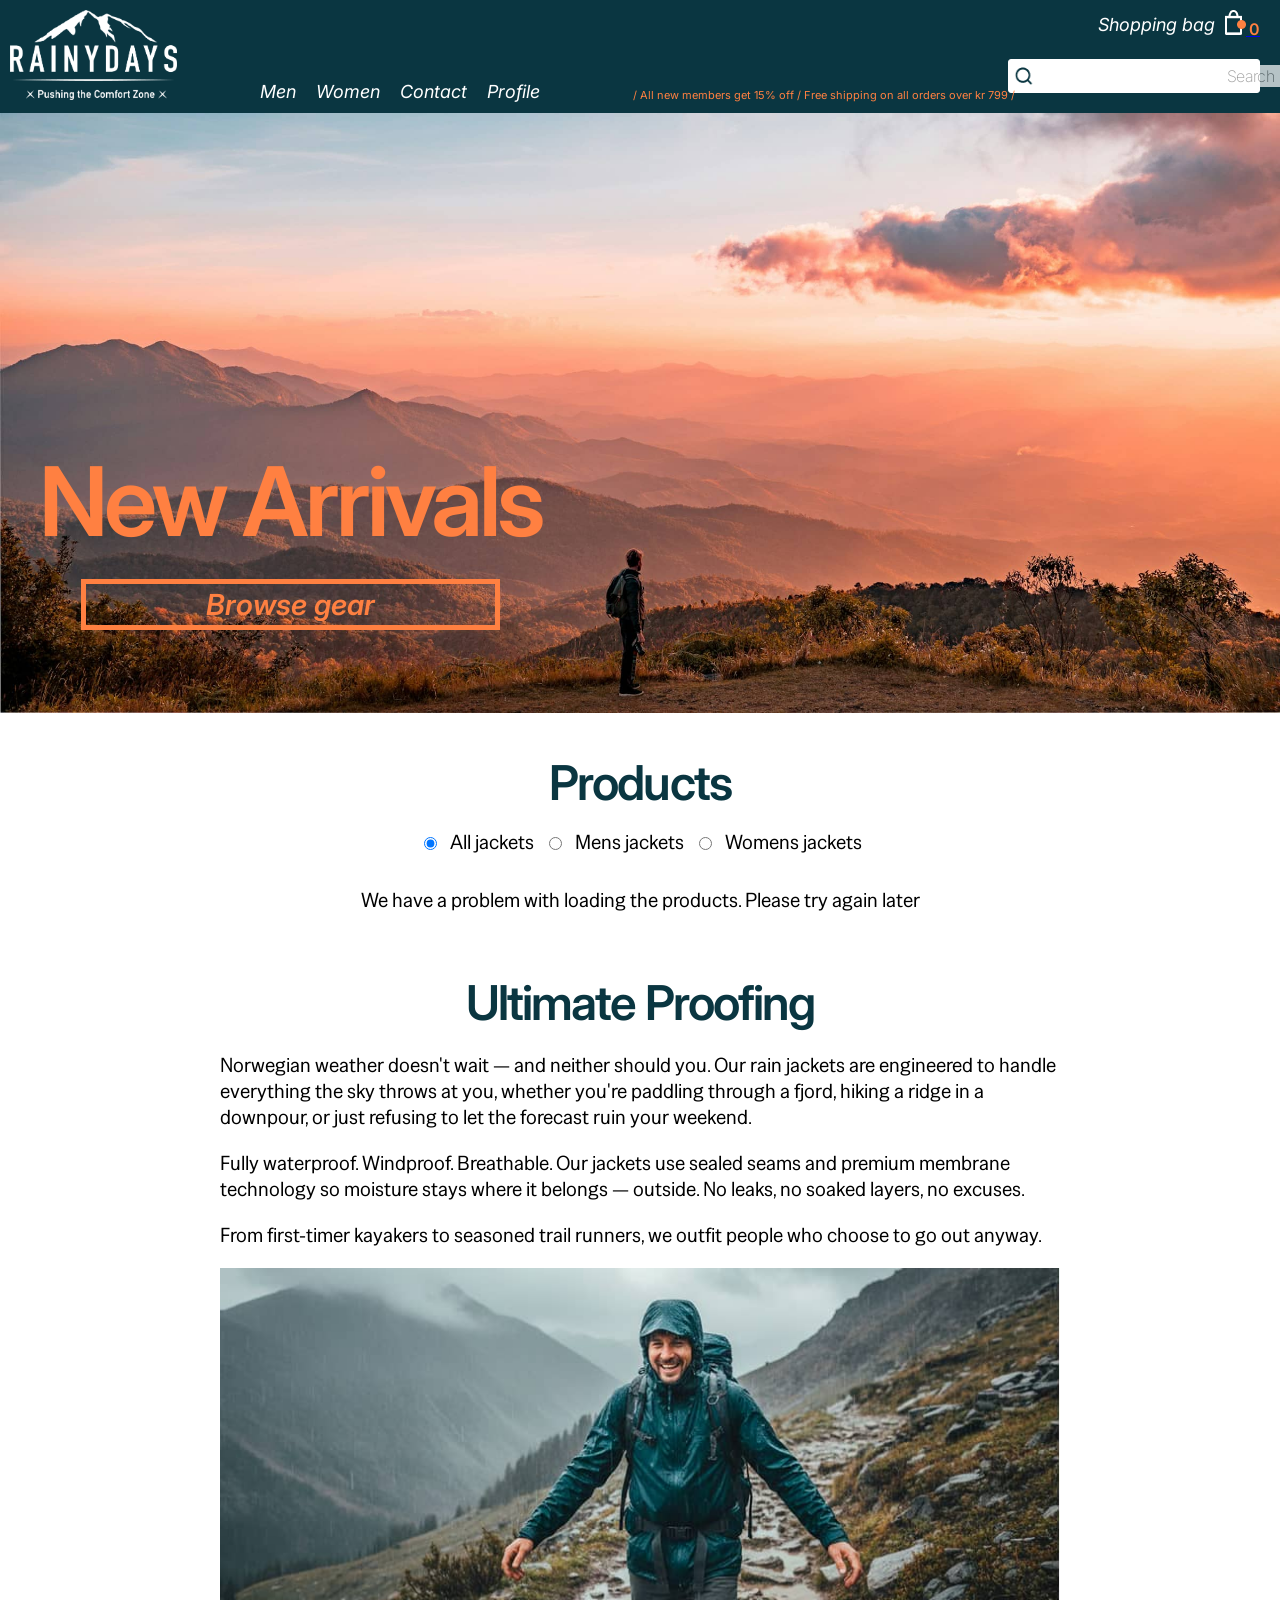
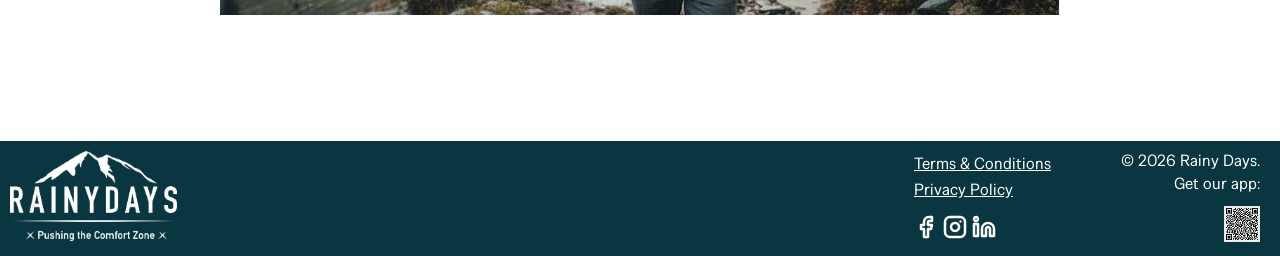
<file: index.html>
<!doctype html>
<html lang="en">
  <head>
    <meta charset="UTF-8" />
    <meta name="viewport" content="width=device-width, initial-scale=1.0" />
    <meta
      name="description"
      content="Your go-to source for all outdoor activities"
    />
    <link rel="preconnect" href="https://fonts.googleapis.com" />
    <link rel="preconnect" href="https://fonts.gstatic.com" crossorigin />
    <link
      href="https://fonts.googleapis.com/css2?family=Inter:ital,opsz,wght@0,14..32,100..900;1,14..32,100..900&family=Special+Gothic:wdth,wght@75..125,400..700&display=swap"
      rel="stylesheet"
    />
    <link rel="stylesheet" href="style.css" />
    <title>Rainy Days - Home</title>
    <script type="module" src="js/index.js"></script>
  </head>

  <body>
    <nav>
      <div class="nav-left">
        <a href="index.html" class="logo" aria-label="Back to homepage">
          <img src="images/RainyDays_Logo.png" alt="Rainy Days Logo" />
        </a>
      </div>
      <input type="checkbox" id="nav-toggle" class="nav-toggle" />
      <div class="nav-middleleft">
        <ul>
          <li>
            <a href="category/mens-clothing.html" class="nav-link">Men</a>
          </li>
          <li>
            <a href="category/womens-clothing.html" class="nav-link">Women</a>
          </li>
          <li><a href="./coming-soon.html" class="nav-link">Contact</a></li>
          <li><a href="./coming-soon.html" class="nav-link">Profile</a></li>
        </ul>
      </div>
      <div class="nav-middleright">
        <p>
          / All new members get 15% off / Free shipping on all orders over kr
          799 /
        </p>
      </div>
      <div class="nav-right">
        <div class="shopping-cart-link">
          <a href="checkout/index.html" class="nav-link"> Shopping bag </a>
          <a href="checkout/index.html" aria-label="Go to Shopping Bag">
            <img src="images/shopping.png" alt="Shopping Bag Icon" />
            <span class="cart-count" id="cart-count">(0)</span>
          </a>
        </div>
        <form class="search" role="search">
          <img src="images/search.png" alt="Search Icon" />
          <input name="search"
            type="search"
            placeholder="Search"
            aria-label="Search the website"
          />
        </form>
        <label for="nav-toggle" class="hamburger">
          <span></span>
          <span></span>
          <span></span>
        </label>
      </div>
    </nav>
    <header>
      <div>
        <p class="display-heading">New Arrivals</p>
        <a href="#products" class="cta-hero">Browse gear</a>
      </div>
    </header>
    <main>
      <section id="products">
        <h1>Products</h1>
        <fieldset id="product-filter" class="product-filter">
          <input type="radio" id="filter-all" name="gender" value="all" checked>
          <label for="filter-all">All jackets</label>

          <input type="radio" id="filter-men" name="gender" value="Male">
          <label for="filter-men">Mens jackets</label>

          <input type="radio" id="filter-women" name="gender" value="Female">
          <label for="filter-women">Womens jackets</label>
        </fieldset>
        <p id="loader">Loading products...</p>
        <p id="message" class="hidden" role="alert"></p>
        <div class="product-grid" id="products-container"></div>
      </section>
      <section>
        <h1>Ultimate Proofing</h1>
        <div class="text">
          <p>
            Norwegian weather doesn't wait — and neither should you. Our rain
            jackets are engineered to handle everything the sky throws at you,
            whether you're paddling through a fjord, hiking a ridge in a
            downpour, or just refusing to let the forecast ruin your weekend.
          </p>
          <p>
            Fully waterproof. Windproof. Breathable. Our jackets use sealed
            seams and premium membrane technology so moisture stays where it
            belongs — outside. No leaks, no soaked layers, no excuses.
          </p>
          <p>
            From first-timer kayakers to seasoned trail runners, we outfit
            people who choose to go out anyway.
          </p>
        </div>
        <img
          class="story-image"
          src="images/ultimate-proofing.jpg"
          alt="Walking happy in the rain with good rain jackets"
        />
      </section>
    </main>
    <footer>
      <div class="footer-right">
        <a href="index.html" class="logo">
          <img src="images/RainyDays_Logo.png" alt="Rainy Days Logo" />
        </a>
      </div>
      <div class="footer-middle">
        <a href="terms.html">Terms & Conditions</a>
        <a href="privacy.html">Privacy Policy</a>
        <div class="social-media">
          <a href="https://facebook.com" target="_blank" rel="noopener">
            <img src="images/facebook.png" alt="Facebook Icon" />
          </a>
          <a href="https://instagram.com" target="_blank" rel="noopener">
            <img src="images/instagram.png" alt="Instagram Icon" />
          </a>
          <a href="https://linkedin.com" target="_blank" rel="noopener">
            <img src="images/linkedin.png" alt="LinkedIn Icon" />
          </a>
        </div>
      </div>
      <div class="footer-left">
        <p>© 2026 Rainy Days.</p>
        <p>Get our app:</p>
        <a href="https://play.google.com/" target="_blank" rel="noopener">
          <img src="images/QR-code.png" alt="QR Code Icon" />
        </a>
      </div>
    </footer>
  </body>
</html>
</file>
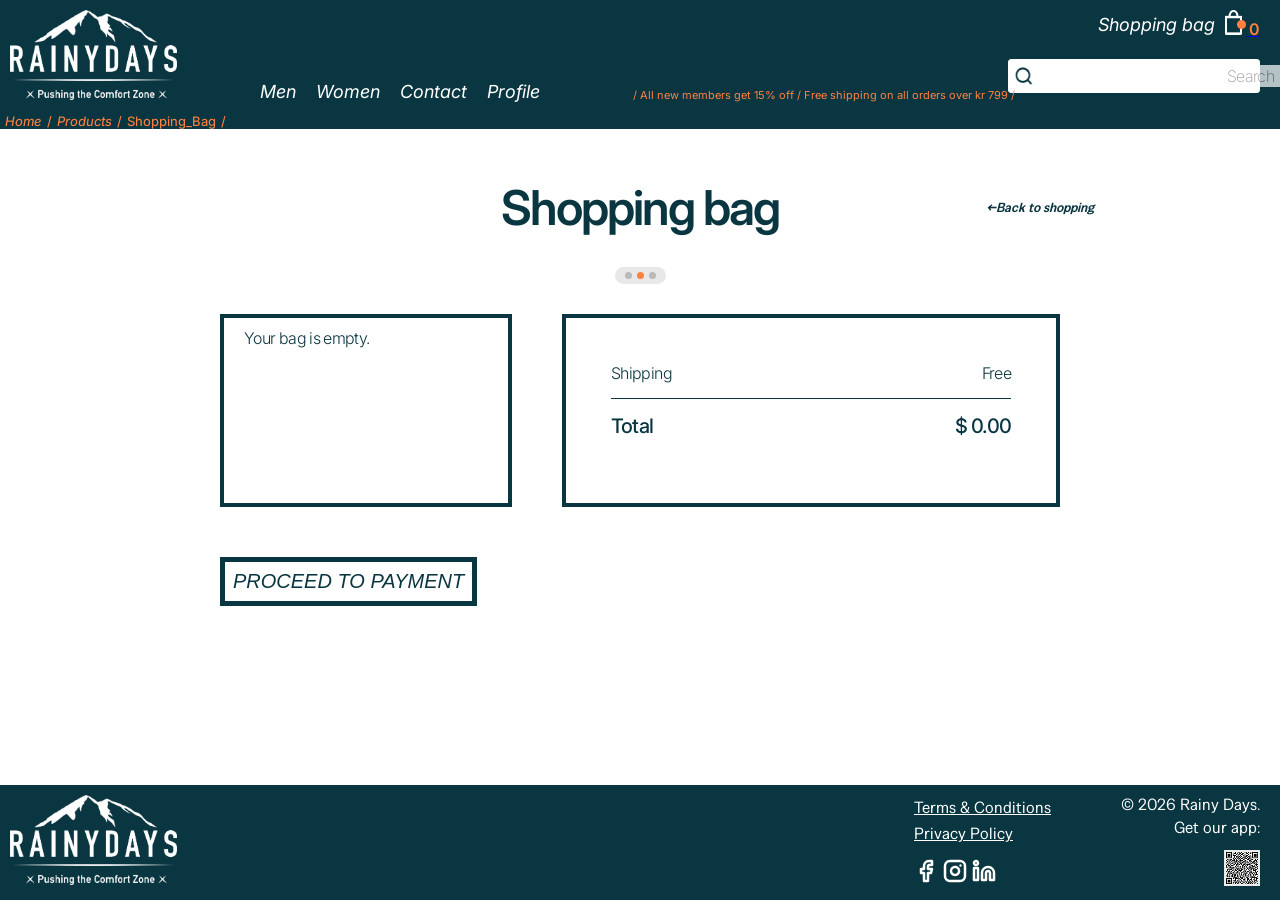
<file: checkout/index.html>
<!doctype html>
<html lang="en">
  <head>
    <meta charset="UTF-8" />
    <meta name="viewport" content="width=device-width, initial-scale=1.0" />
    <meta
      name="description"
      content="Shopping bag for Rainy Days, your go-to source for all outdoor activities"
    />
    <link rel="preconnect" href="https://fonts.googleapis.com" />
    <link rel="preconnect" href="https://fonts.gstatic.com" crossorigin />
    <link
      href="https://fonts.googleapis.com/css2?family=Inter:ital,opsz,wght@0,14..32,100..900;1,14..32,100..900&family=Special+Gothic:wdth,wght@75..125,400..700&display=swap"
      rel="stylesheet"
    />
    <link rel="stylesheet" href="../style.css" />
    <title>Shopping bag</title>
    <script type="module" src="../js/checkout.js"></script>

  </head>
  <body>
    <nav>
      <div class="nav-left">
        <a href="../index.html" class="logo" aria-label="Back to homepage">
          <img src="../images/RainyDays_Logo.png" alt="Rainy Days Logo" />
        </a>
      </div>
      <input type="checkbox" id="nav-toggle" class="nav-toggle" />
      <div class="nav-middleleft">
        <ul>
          <li><a href="../category/mens-clothing.html" class="nav-link">Men</a></li>
          <li><a href="../category/womens-clothing.html" class="nav-link">Women</a></li>
          <li><a href="../coming-soon.html" class="nav-link">Contact</a></li>
          <li><a href="../coming-soon.html" class="nav-link">Profile</a></li>
        </ul>
      </div>
      <div class="nav-middleright">
        <p>
          / All new members get 15% off / Free shipping on all orders over kr
          799 /
        </p>
      </div>
      <div class="nav-right">
        <div class="shopping-cart-link">
          <a href="index.html" class="nav-link"> Shopping bag </a>
          <a href="index.html" aria-label="Go to Shopping Bag">
            <img src="../images/shopping.png" alt="Shopping Bag Icon" />
                        <span class="cart-count" id="cart-count">(0)</span>

          </a>
        </div>
        <form class="search" role="search">
          <img src="../images/search.png" alt="Search Icon" />
          <input name="search"
            type="search"
            placeholder="Search"
            aria-label="Search the website"
          />
        </form>
        <label for="nav-toggle" class="hamburger">
          <span></span>
          <span></span>
          <span></span>
        </label>
      </div>
      <div class="breadcrumbs">
        <a href="../index.html">Home</a> /
        <a href="../index.html">Products</a> / <span>Shopping_Bag</span>/
      </div>
    </nav>

    <main>
      <a href="../product/index.html" class="back-link">←Back to shopping</a>
      <h1>Shopping bag</h1>
      <div class="progress">
        <span class="dot"></span>
        <span class="dot active"></span>
        <span class="dot"></span>
      </div>
      <div class="cart-content">
        <div id="cart-items" class="summary">
          <p id="cart-message" class="cart-message"></p>
        </div>
        
        <div class="total">
          <p>Shipping</p>
          <p class="price" id="total-shipping">Free</p>
          <div class="divider-total"></div>
          <h3>Total</h3>
          <h3 class="price" id="total-price"></h3>
        </div>
        <p id="message" class="hidden"></p>
        <button type="button" id="proceed-to-payment" class="cta">PROCEED TO PAYMENT</button>
      </div>
    </main>
    <footer>
      <div class="footer-right">
        <a href="../index.html" class="logo">
          <img src="../images/RainyDays_Logo.png" alt="Rainy Days Logo" />
        </a>
      </div>
      <div class="footer-middle">
        <a href="../terms.html">Terms & Conditions</a>
        <a href="../privacy.html">Privacy  Policy</a>
        <div class="social-media">
          <a href="https://facebook.com" target="_blank" rel="noopener">
            <img src="../images/facebook.png" alt="Facebook Icon" />
          </a>
          <a href="https://instagram.com" target="_blank" rel="noopener">
            <img src="../images/instagram.png" alt="Instagram Icon" />
          </a>
          <a href="https://linkedin.com" target="_blank" rel="noopener">
            <img src="../images/linkedin.png" alt="LinkedIn Icon" />
          </a>
        </div>
      </div>
      <div class="footer-left">
        <p>© 2026 Rainy Days.</p>
        <p>Get our app:</p>
        <a href="https://play.google.com/" target="_blank" rel="noopener">
          <img src="../images/QR-code.png" alt="QR Code Icon" />
        </a>
      </div>
    </footer>
  </body>
</html>
</file>
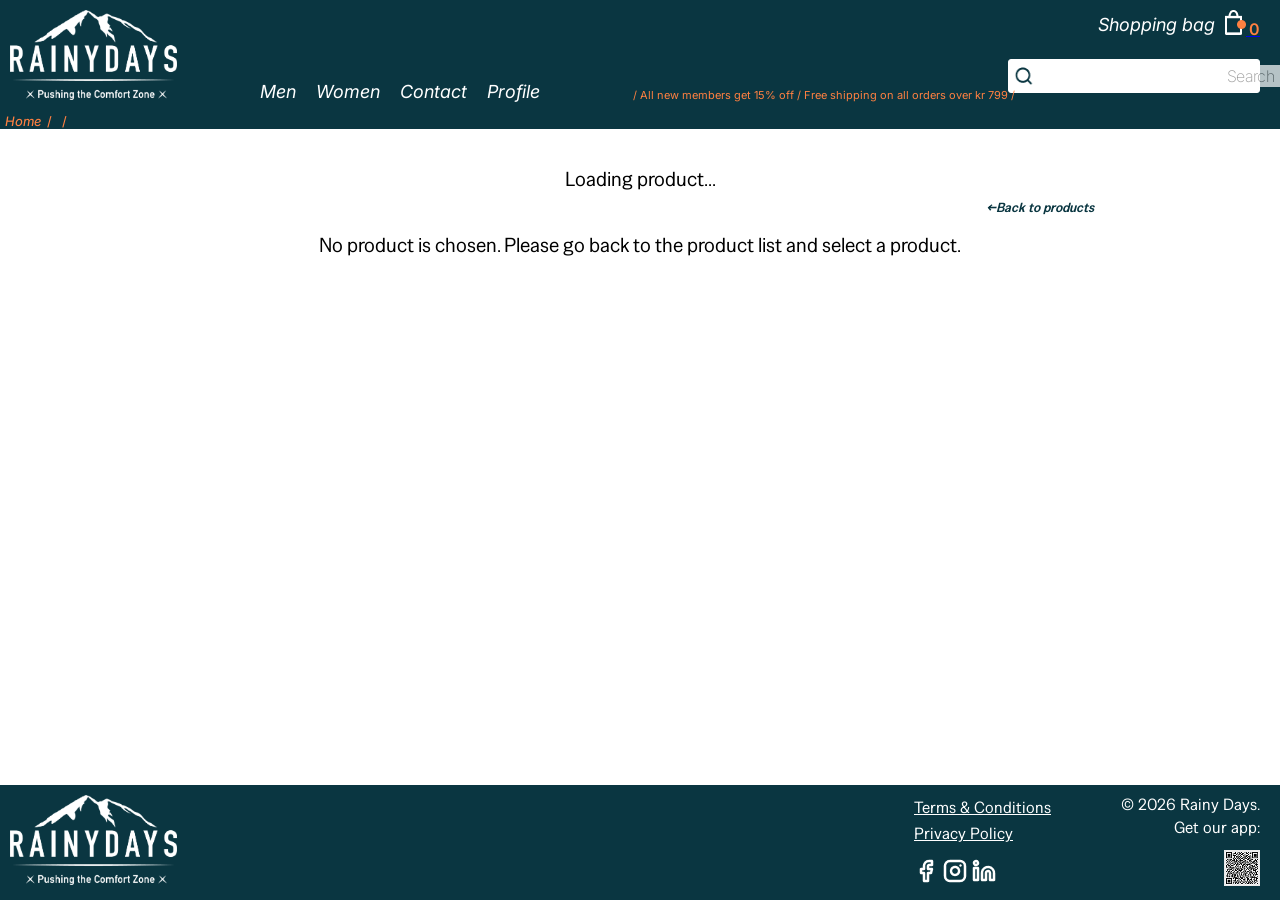
<file: product/index.html>
<!doctype html>
<html lang="en">
  <head>
    <meta charset="UTF-8" />
    <meta name="viewport" content="width=device-width, initial-scale=1.0" />
    <meta
      name="description"
      content="Our besteselleing, military grade Fleece Jacket"
    />
    <link rel="preconnect" href="https://fonts.googleapis.com" />
    <link rel="preconnect" href="https://fonts.gstatic.com" crossorigin />
    <link
      href="https://fonts.googleapis.com/css2?family=Inter:ital,opsz,wght@0,14..32,100..900;1,14..32,100..900&family=Special+Gothic:wdth,wght@75..125,400..700&display=swap"
      rel="stylesheet"
    />
    <link rel="stylesheet" href="../style.css" />
    <title>Fleece Jacket</title>
    <script type="module" src="../js/product.js"></script>
  </head>
  <body>
    <nav>
      <div class="nav-left">
        <a href="../index.html" class="logo" aria-label="Back to homepage">
          <img src="../images/RainyDays_Logo.png" alt="Rainy Days Logo" />
        </a>
      </div>
      <input type="checkbox" id="nav-toggle" class="nav-toggle" />

      <div class="nav-middleleft">
        <ul>
          <li><a href="../category/mens-clothing.html" class="nav-link">Men</a></li>
          <li><a href="../category/womens-clothing.html" class="nav-link">Women</a></li>
          <li><a href="../coming-soon.html" class="nav-link">Contact</a></li>
          <li><a href="../coming-soon.html" class="nav-link">Profile</a></li>
        </ul>
      </div>
      <div class="nav-middleright">
        <p>
          / All new members get 15% off / Free shipping on all orders over kr
          799 /
        </p>
      </div>
      <div class="nav-right">
        <div class="shopping-cart-link">
          <a href="../checkout/index.html" class="nav-link"> Shopping bag </a>
          <a href="../checkout/index.html" aria-label="Go to Shopping Bag">
            <img src="../images/shopping.png" alt="Shopping Bag Icon" />
            <span class="cart-count" id="cart-count">(0)</span>
          </a>
        </div>
        <form class="search" role="search">
          <img src="../images/search.png" alt="Search Icon" />
          <input name="search"
            type="search"
            placeholder="Search"
            aria-label="Search the website"
          />
        </form>
        <label for="nav-toggle" class="hamburger">
          <span></span>
          <span></span>
          <span></span>
        </label>
      </div>
      <div class="breadcrumbs">
        <a href="../index.html">Home</a> / <span id="breadcrumb"></span> /
      </div>
    </nav>
    <main>
      <a href="../index.html" class="back-link">←Back to products</a>
      <p id="loader">Loading product...</p>
        <p id="message" class="hidden" role="alert"></p>
      <div class="product-container hidden" id="product-container">
        <img alt="" class="product-image" id="product-image" />
        <div class="product-details">
          <h1 id="product-name"></h1>
          <p id="product-description"></p>
          <p class="size-options" id="size-options"></p>
          <p class="price" id="product-price"></p>

          
          <button type="button" class="cta add-to-cart-btn" id="cta">ADD TO CART</button>
        </div>
      </div>
    </main>
    <footer>
      <div class="footer-right">
        <a href="../index.html" class="logo">
          <img src="../images/RainyDays_Logo.png" alt="Rainy Days Logo" />
        </a>
      </div>
      <div class="footer-middle">
        <a href="../terms.html">Terms & Conditions</a>
        <a href="../privacy.html">Privacy  Policy</a>
        <div class="social-media">
          <a href="https://facebook.com" target="_blank" rel="noopener">
            <img src="../images/facebook.png" alt="Facebook Icon" />
          </a>
          <a href="https://instagram.com" target="_blank" rel="noopener">
            <img src="../images/instagram.png" alt="Instagram Icon" />
          </a>
          <a href="https://linkedin.com" target="_blank" rel="noopener">
            <img src="../images/linkedin.png" alt="LinkedIn Icon" />
          </a>
        </div>
      </div>
      <div class="footer-left">
        <p>© 2026 Rainy Days.</p>
        <p>Get our app:</p>
        <a href="https://play.google.com/" target="_blank" rel="noopener">
          <img src="../images/QR-code.png" alt="QR Code Icon" />
        </a>
      </div>
    </footer>
  </body>
</html>
</file>
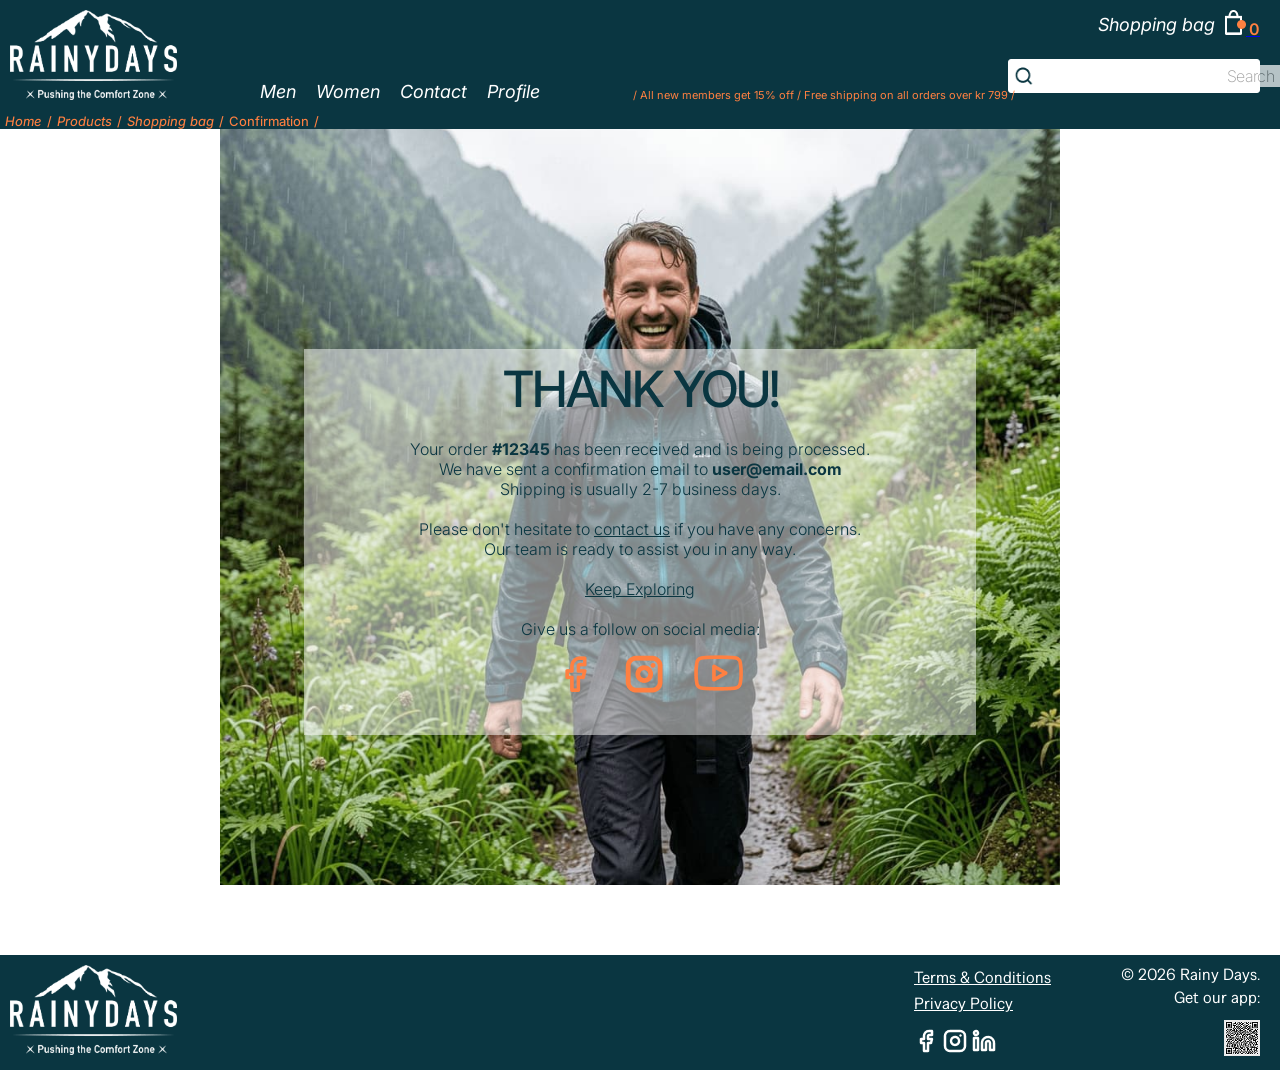
<file: checkout/confirmation/index.html>
<!doctype html>
<html lang="en">
  <head>
    <meta charset="UTF-8" />
    <meta name="viewport" content="width=device-width, initial-scale=1.0" />
    <meta name="description" content="Thank you for your purchase!" />
    <link rel="preconnect" href="https://fonts.googleapis.com" />
    <link rel="preconnect" href="https://fonts.gstatic.com" crossorigin />
    <link
      href="https://fonts.googleapis.com/css2?family=Inter:ital,opsz,wght@0,14..32,100..900;1,14..32,100..900&family=Special+Gothic:wdth,wght@75..125,400..700&display=swap"
      rel="stylesheet"
    />
    <link rel="stylesheet" href="../../style.css" />
    <title>Thank You!</title>
    <script type="module" src="../../js/main.js"></script>
  </head>
  <body>
    <nav>
      <div class="nav-left">
        <a href="../../index.html" class="logo" aria-label="Back to homepage">
          <img src="../../images/RainyDays_Logo.png" alt="Rainy Days Logo" />
        </a>
      </div>
      <input type="checkbox" id="nav-toggle" class="nav-toggle" />
      <div class="nav-middleleft">
        <ul>
          <li><a href="../../category/mens-clothing.html" class="nav-link">Men</a></li>
          <li><a href="../../category/womens-clothing.html" class="nav-link">Women</a></li>
          <li><a href="../../coming-soon.html" class="nav-link">Contact</a></li>
          <li><a href="../../coming-soon.html" class="nav-link">Profile</a></li>
        </ul>
      </div>
      <div class="nav-middleright">
        <p>
          / All new members get 15% off / Free shipping on all orders over kr
          799 /
        </p>
      </div>
      <div class="nav-right">
        <label for="nav-toggle" class="hamburger">
          <span></span>
          <span></span>
          <span></span>
        </label>
        <div class="shopping-cart-link">
          <a href="../index.html" class="nav-link"> Shopping bag </a>
          <a href="../index.html" aria-label="Go to Shopping Bag">
            <img src="../../images/shopping.png" alt="Shopping Bag Icon" />
                        <span class="cart-count" id="cart-count">(0)</span>

          </a>
        </div>
        <form class="search" role="search">
          <img src="../../images/search.png" alt="Search Icon" />
          <input name="search"
            type="search"
            placeholder="Search"
            aria-label="Search the website"
          />
        </form>
      </div>
      <div class="breadcrumbs">
        <a href="../../index.html">Home</a> /
        <a href="../../index.html">Products</a> /
        <a href="../index.html">Shopping bag</a> / <span>Confirmation</span> /
      </div>
    </nav>

    <main class="confirmation-main">
      <div class="confirmation-container">
        <h1>THANK YOU!</h1>
        <p>
          Your order <strong>#12345</strong> has been received and is being
          processed. <br />We have sent a confirmation email to
          <strong>user@email.com</strong> <br />Shipping is usually 2-7 business
          days.
        </p>
        <p>
          Please don't hesitate to
          <a href="../../coming-soon.html">contact us</a> if you have any
          concerns. <br />Our team is ready to assist you in any way.
        </p>
        <p><a href="../../index.html">Keep Exploring</a></p>
        <p>Give us a follow on social media:</p>
        <div class="social-media-confirmation">
          <a href="https://facebook.com" target="_blank" rel="noopener">
            <img src="../../images/facebook-orange.png" alt="Facebook Icon" />
          </a>
          <a href="https://instagram.com" target="_blank" rel="noopener">
            <img src="../../images/instagram-orange.png" alt="Instagram Icon" />
          </a>
          <a href="https://youtube.com" target="_blank" rel="noopener">
            <img src="../../images/youtube.png" alt="YouTube Icon" />
          </a>
        </div>
      </div>
    </main>
    <footer>
      <div class="footer-right">
        <a href="../../index.html" class="logo">
          <img src="../../images/RainyDays_Logo.png" alt="Rainy Days Logo" />
        </a>
      </div>
      <div class="footer-middle">
        <a href="../../terms.html">Terms & Conditions</a>
        <a href="../../privacy.html">Privacy Policy</a>
        <div class="social-media">
          <a href="https://facebook.com" target="_blank" rel="noopener">
            <img src="../../images/facebook.png" alt="Facebook Icon" />
          </a>
          <a href="https://instagram.com" target="_blank" rel="noopener">
            <img src="../../images/instagram.png" alt="Instagram Icon" />
          </a>
          <a href="https://linkedin.com" target="_blank" rel="noopener">
            <img src="../../images/linkedin.png" alt="LinkedIn Icon" />
          </a>
        </div>
      </div>
      <div class="footer-left">
        <p>© 2026 Rainy Days.</p>
        <p>Get our app:</p>
        <a href="https://play.google.com/" target="_blank" rel="noopener">
          <img src="../../images/QR-code.png" alt="QR Code Icon" />
        </a>
      </div>
    </footer>
  </body>
</html>
</file>
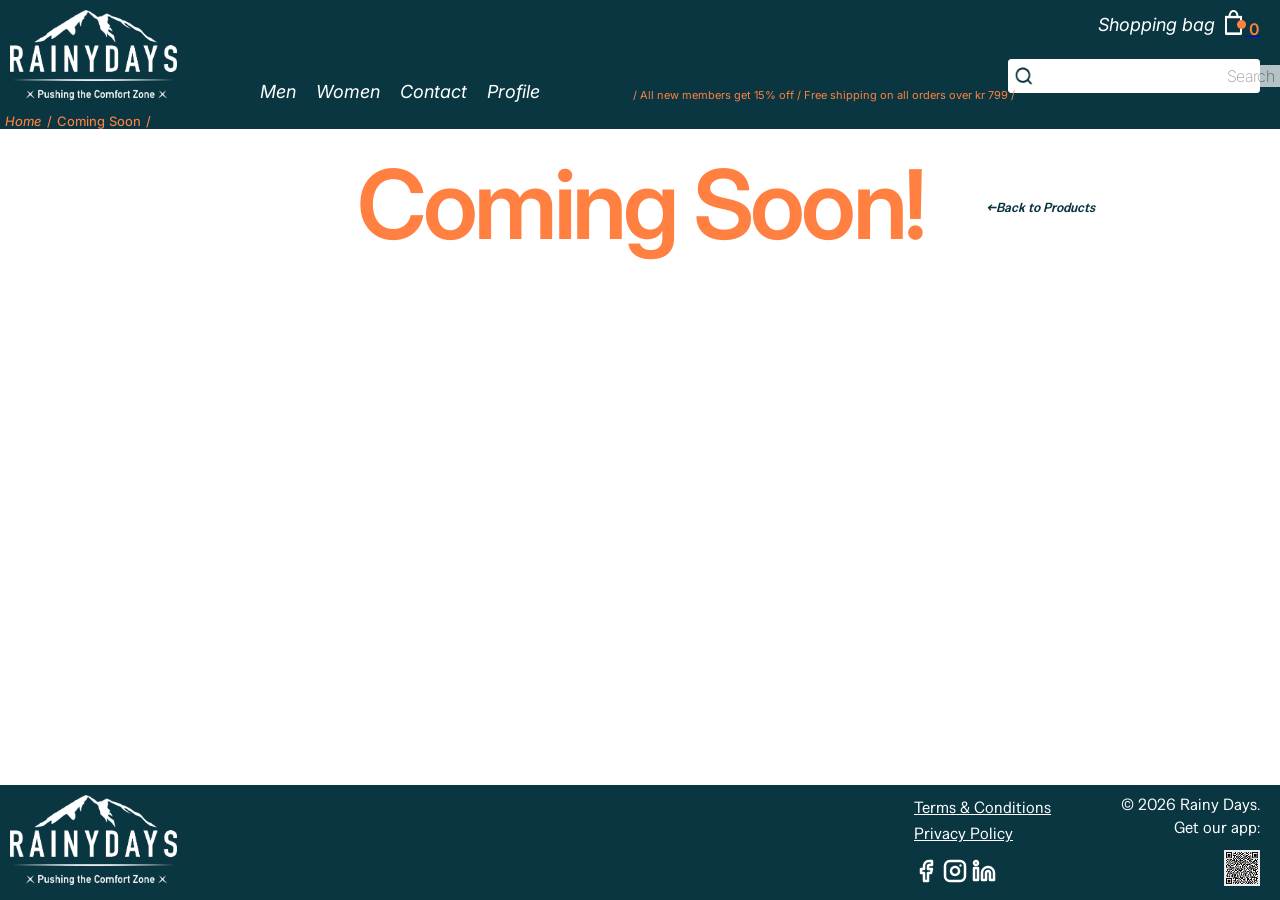
<file: coming-soon.html>
<!doctype html>
<html lang="en">
  <head>
    <meta charset="UTF-8" />
    <meta name="viewport" content="width=device-width, initial-scale=1.0" />
    <meta
      name="description"
      content="Your go-to source for all outdoor activities"
    />
    <link rel="preconnect" href="https://fonts.googleapis.com" />
    <link rel="preconnect" href="https://fonts.gstatic.com" crossorigin />
    <link
      href="https://fonts.googleapis.com/css2?family=Inter:ital,opsz,wght@0,14..32,100..900;1,14..32,100..900&family=Special+Gothic:wdth,wght@75..125,400..700&display=swap"
      rel="stylesheet"
    />
    <link rel="stylesheet" href="style.css" />
    <title>Coming Soon</title>
    <script type="module" src="js/main.js"></script>
  </head>
  <body>
    <nav>
      <div class="nav-left">
        <a href="index.html" class="logo" aria-label="Back to homepage">
          <img src="images/RainyDays_Logo.png" alt="Rainy Days Logo" />
        </a>
      </div>
      <input type="checkbox" id="nav-toggle" class="nav-toggle" />

      <div class="nav-middleleft">
        <ul>
          <li>
            <a href="category/mens-clothing.html" class="nav-link">Men</a>
          </li>
          <li>
            <a href="category/womens-clothing.html" class="nav-link">Women</a>
          </li>
          <li><a href="./coming-soon.html" class="nav-link">Contact</a></li>
          <li><a href="./coming-soon.html" class="nav-link">Profile</a></li>
        </ul>
      </div>
      <div class="nav-middleright">
        <p>
          / All new members get 15% off / Free shipping on all orders over kr
          799 /
        </p>
      </div>
      <div class="nav-right">
        <div class="shopping-cart-link">
          <a href="checkout/index.html" class="nav-link"> Shopping bag </a>
          <a href="checkout/index.html" aria-label="Go to Shopping Bag">
            <img src="images/shopping.png" alt="Shopping Bag Icon" />
            <span class="cart-count" id="cart-count">(0)</span>
          </a>
        </div>
        <form class="search" role="search">
          <img src="images/search.png" alt="Search Icon" />
          <input name="search"
            type="search"
            placeholder="Search"
            aria-label="Search the website"
            
          />
        </form>
        <label for="nav-toggle" class="hamburger">
          <span></span>
          <span></span>
          <span></span>
        </label>
      </div>
      <div class="breadcrumbs">
        <a href="index.html">Home</a> / <span>Coming Soon</span> /
      </div>
    </nav>
    <main>
      <a href="index.html" class="back-link">←Back to Products</a>
      <p class="display-heading">Coming Soon!</p>
      
    </main>
    <footer>
      <div class="footer-right">
        <a href="index.html" class="logo">
          <img src="images/RainyDays_Logo.png" alt="Rainy Days Logo" />
        </a>
      </div>
      <div class="footer-middle">
        <a href="terms.html">Terms & Conditions</a>
        <a href="privacy.html">Privacy Policy</a>
        <div class="social-media">
          <a href="https://facebook.com" target="_blank" rel="noopener">
            <img src="images/facebook.png" alt="Facebook Icon" />
          </a>
          <a href="https://instagram.com" target="_blank" rel="noopener">
            <img src="images/instagram.png" alt="Instagram Icon" />
          </a>
          <a href="https://linkedin.com" target="_blank" rel="noopener">
            <img src="images/linkedin.png" alt="LinkedIn Icon" />
          </a>
        </div>
      </div>
      <div class="footer-left">
        <p>© 2026 Rainy Days.</p>
        <p>Get our app:</p>
        <a href="https://play.google.com/" target="_blank" rel="noopener">
          <img src="images/QR-code.png" alt="QR Code Icon" />
        </a>
      </div>
    </footer>
  </body>
</html>
</file>
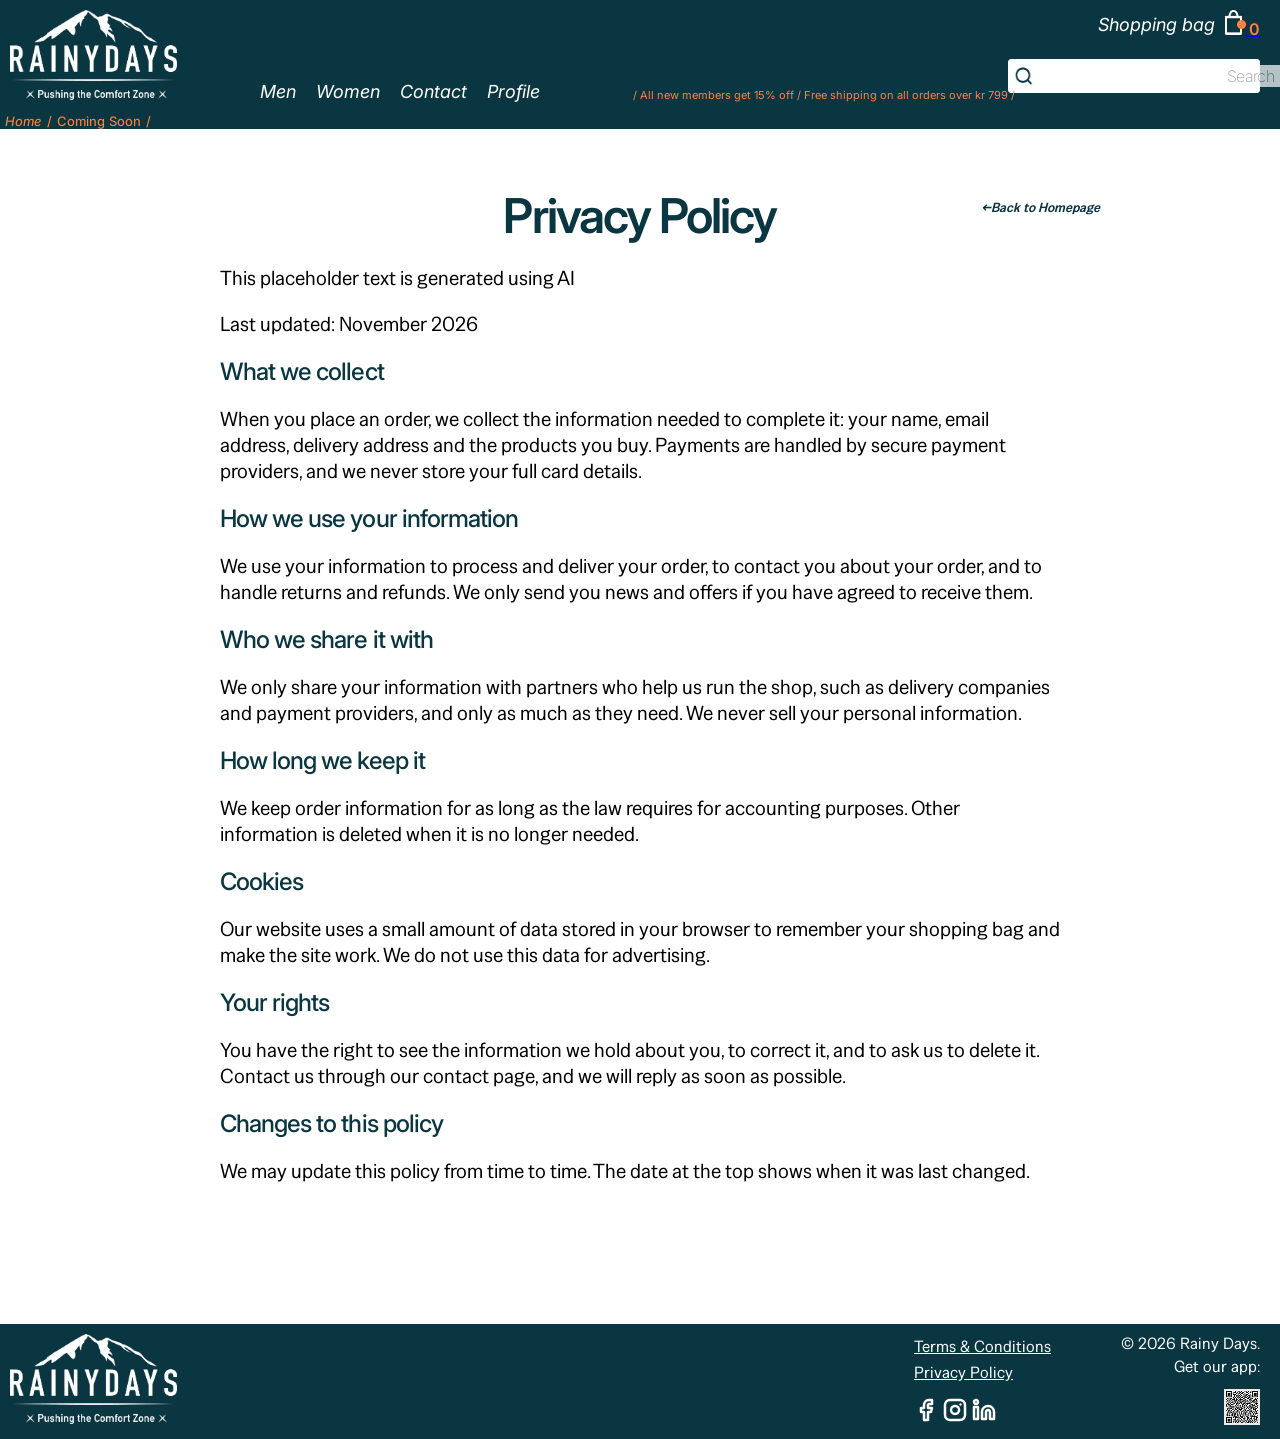
<file: privacy.html>
<!doctype html>
<html lang="en">
  <head>
    <meta charset="UTF-8" />
    <meta name="viewport" content="width=device-width, initial-scale=1.0" />
    <meta
      name="description"
      content="Privacy policy on the Rainy Days website"
    />
    <link rel="preconnect" href="https://fonts.googleapis.com" />
    <link rel="preconnect" href="https://fonts.gstatic.com" crossorigin />
    <link
      href="https://fonts.googleapis.com/css2?family=Inter:ital,opsz,wght@0,14..32,100..900;1,14..32,100..900&family=Special+Gothic:wdth,wght@75..125,400..700&display=swap"
      rel="stylesheet"
    />
    <link rel="stylesheet" href="style.css" />
    <title>Privacy Policy</title>
    <script type="module" src="js/main.js"></script>
  </head>
  <body>
    <nav>
      <div class="nav-left">
        <a href="index.html" class="logo" aria-label="Back to homepage">
          <img src="images/RainyDays_Logo.png" alt="Rainy Days Logo" />
        </a>
      </div>
      <input type="checkbox" id="nav-toggle" class="nav-toggle" />

      <div class="nav-middleleft">
        <ul>
          <li>
            <a href="category/mens-clothing.html" class="nav-link">Men</a>
          </li>
          <li>
            <a href="category/womens-clothing.html" class="nav-link">Women</a>
          </li>
          <li><a href="./coming-soon.html" class="nav-link">Contact</a></li>
          <li><a href="./coming-soon.html" class="nav-link">Profile</a></li>
        </ul>
      </div>
      <div class="nav-middleright">
        <p>
          / All new members get 15% off / Free shipping on all orders over kr
          799 /
        </p>
      </div>
      <div class="nav-right">
        <div class="shopping-cart-link">
          <a href="checkout/index.html" class="nav-link"> Shopping bag </a>
          <a href="checkout/index.html" aria-label="Go to Shopping Bag">
            <img src="images/shopping.png" alt="Shopping Bag Icon" />
            <span class="cart-count" id="cart-count">(0)</span>
          </a>
        </div>
        <form class="search" role="search">
          <img src="images/search.png" alt="Search Icon" />
          <input name="search"
            type="search"
            placeholder="Search"
            aria-label="Search the website"
          />
        </form>
        <label for="nav-toggle" class="hamburger">
          <span></span>
          <span></span>
          <span></span>
        </label>
      </div>
      <div class="breadcrumbs">
        <a href="index.html">Home</a> / <span>Coming Soon</span> /
      </div>
    </nav>
    <main>
      <a href="index.html" class="back-link">←Back to Homepage</a>
      
      <section>
  <h1>Privacy Policy</h1>
    <p>This placeholder text is generated using AI</p>
  <p>Last updated: November 2026</p>

  <h2>What we collect</h2>
  <p>When you place an order, we collect the information needed to complete it: your name, email address, delivery address and the products you buy. Payments are handled by secure payment providers, and we never store your full card details.</p>

  <h2>How we use your information</h2>
  <p>We use your information to process and deliver your order, to contact you about your order, and to handle returns and refunds. We only send you news and offers if you have agreed to receive them.</p>

  <h2>Who we share it with</h2>
  <p>We only share your information with partners who help us run the shop, such as delivery companies and payment providers, and only as much as they need. We never sell your personal information.</p>

  <h2>How long we keep it</h2>
  <p>We keep order information for as long as the law requires for accounting purposes. Other information is deleted when it is no longer needed.</p>

  <h2>Cookies</h2>
  <p>Our website uses a small amount of data stored in your browser to remember your shopping bag and make the site work. We do not use this data for advertising.</p>

  <h2>Your rights</h2>
  <p>You have the right to see the information we hold about you, to correct it, and to ask us to delete it. Contact us through our contact page, and we will reply as soon as possible.</p>

  <h2>Changes to this policy</h2>
  <p>We may update this policy from time to time. The date at the top shows when it was last changed.</p>

</section>
    </main>
    <footer>
      <div class="footer-right">
        <a href="index.html" class="logo">
          <img src="images/RainyDays_Logo.png" alt="Rainy Days Logo" />
        </a>
      </div>
      <div class="footer-middle">
        <a href="terms.html">Terms & Conditions</a>
        <a href="privacy.html">Privacy Policy</a>
        <div class="social-media">
          <a href="https://facebook.com" target="_blank" rel="noopener">
            <img src="images/facebook.png" alt="Facebook Icon" />
          </a>
          <a href="https://instagram.com" target="_blank" rel="noopener">
            <img src="images/instagram.png" alt="Instagram Icon" />
          </a>
          <a href="https://linkedin.com" target="_blank" rel="noopener">
            <img src="images/linkedin.png" alt="LinkedIn Icon" />
          </a>
        </div>
      </div>
      <div class="footer-left">
        <p>© 2026 Rainy Days.</p>
        <p>Get our app:</p>
        <a href="https://play.google.com/" target="_blank" rel="noopener">
          <img src="images/QR-code.png" alt="QR Code Icon" />
        </a>
      </div>
    </footer>
  </body>
</html>
</file>
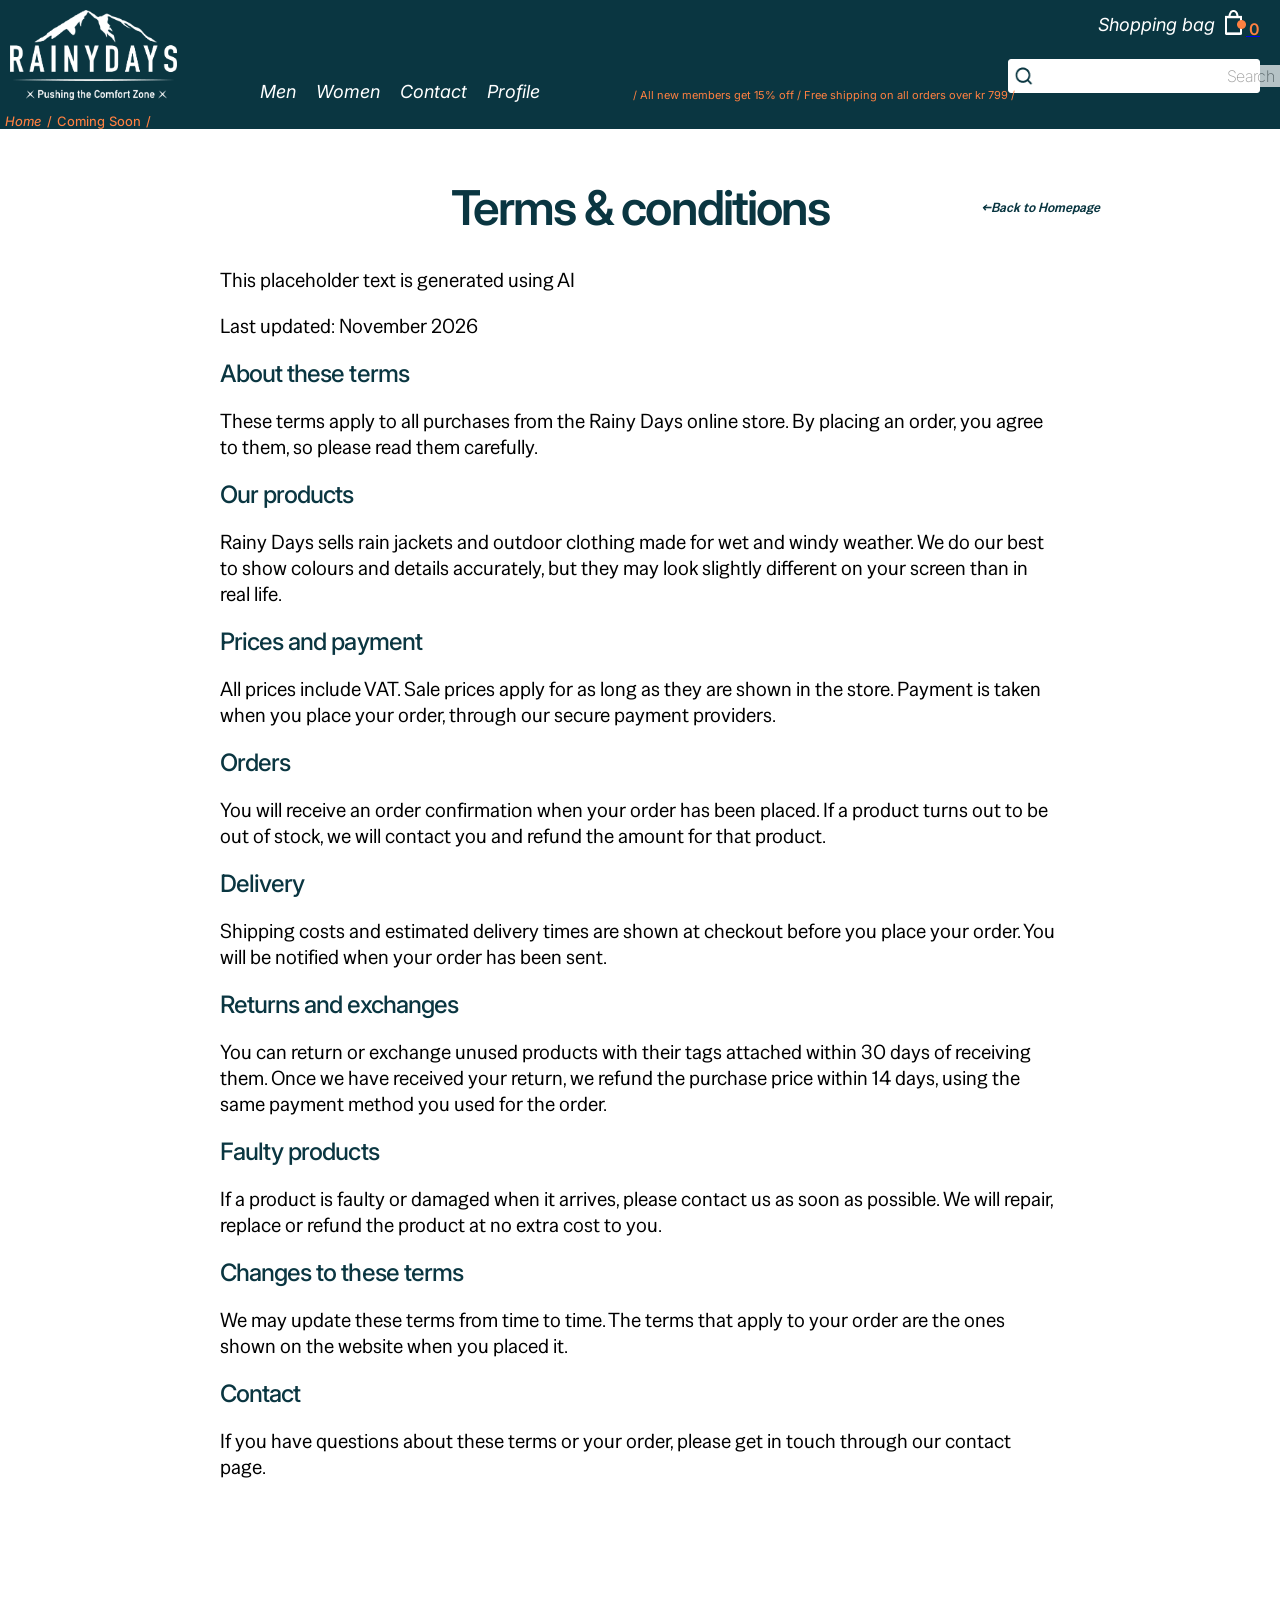
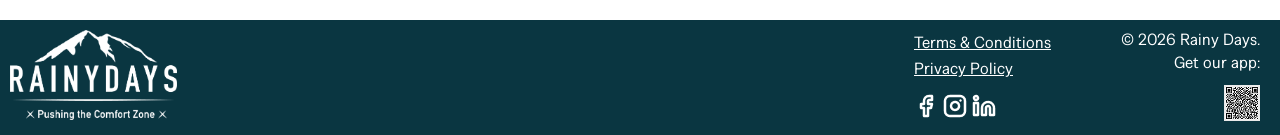
<file: terms.html>
<!doctype html>
<html lang="en">
  <head>
    <meta charset="UTF-8" />
    <meta name="viewport" content="width=device-width, initial-scale=1.0" />
    <meta
      name="description"
      content="Terms & conditions for the Rainy Days website"
    />
    <link rel="preconnect" href="https://fonts.googleapis.com" />
    <link rel="preconnect" href="https://fonts.gstatic.com" crossorigin />
    <link
      href="https://fonts.googleapis.com/css2?family=Inter:ital,opsz,wght@0,14..32,100..900;1,14..32,100..900&family=Special+Gothic:wdth,wght@75..125,400..700&display=swap"
      rel="stylesheet"
    />
    <link rel="stylesheet" href="style.css" />
    <title>Terms & conditions</title>
    <script type="module" src="js/main.js"></script>
  </head>
  <body>
    <nav>
      <div class="nav-left">
        <a href="index.html" class="logo" aria-label="Back to homepage">
          <img src="images/RainyDays_Logo.png" alt="Rainy Days Logo" />
        </a>
      </div>
      <input type="checkbox" id="nav-toggle" class="nav-toggle" />

      <div class="nav-middleleft">
        <ul>
          <li>
            <a href="category/mens-clothing.html" class="nav-link">Men</a>
          </li>
          <li>
            <a href="category/womens-clothing.html" class="nav-link">Women</a>
          </li>
          <li><a href="./coming-soon.html" class="nav-link">Contact</a></li>
          <li><a href="./coming-soon.html" class="nav-link">Profile</a></li>
        </ul>
      </div>
      <div class="nav-middleright">
        <p>
          / All new members get 15% off / Free shipping on all orders over kr
          799 /
        </p>
      </div>
      <div class="nav-right">
        <div class="shopping-cart-link">
          <a href="checkout/index.html" class="nav-link"> Shopping bag </a>
          <a href="checkout/index.html" aria-label="Go to Shopping Bag">
            <img src="images/shopping.png" alt="Shopping Bag Icon" />
            <span class="cart-count" id="cart-count">(0)</span>
          </a>
        </div>
        <form class="search" role="search">
          <img src="images/search.png" alt="Search Icon" />
          <input name="search"
            type="search"
            placeholder="Search"
            aria-label="Search the website"
          />
        </form>
        <label for="nav-toggle" class="hamburger">
          <span></span>
          <span></span>
          <span></span>
        </label>
      </div>
      <div class="breadcrumbs">
        <a href="index.html">Home</a> / <span>Coming Soon</span> /
      </div>
    </nav>
    <main>
      <a href="index.html" class="back-link">←Back to Homepage</a>
      <h1>Terms & conditions</h1>
      <section>
          <p>This placeholder text is generated using AI</p>
  <p>Last updated: November 2026</p>
<h2>About these terms</h2>
  <p>These terms apply to all purchases from the Rainy Days online store. By placing an order, you agree to them, so please read them carefully.</p>

  <h2>Our products</h2>
  <p>Rainy Days sells rain jackets and outdoor clothing made for wet and windy weather. We do our best to show colours and details accurately, but they may look slightly different on your screen than in real life.</p>

  <h2>Prices and payment</h2>
  <p>All prices include VAT. Sale prices apply for as long as they are shown in the store. Payment is taken when you place your order, through our secure payment providers.</p>

  <h2>Orders</h2>
  <p>You will receive an order confirmation when your order has been placed. If a product turns out to be out of stock, we will contact you and refund the amount for that product.</p>

  <h2>Delivery</h2>
  <p>Shipping costs and estimated delivery times are shown at checkout before you place your order. You will be notified when your order has been sent.</p>

  <h2>Returns and exchanges</h2>
  <p>You can return or exchange unused products with their tags attached within 30 days of receiving them. Once we have received your return, we refund the purchase price within 14 days, using the same payment method you used for the order.</p>

  <h2>Faulty products</h2>
  <p>If a product is faulty or damaged when it arrives, please contact us as soon as possible. We will repair, replace or refund the product at no extra cost to you.</p>

  <h2>Changes to these terms</h2>
  <p>We may update these terms from time to time. The terms that apply to your order are the ones shown on the website when you placed it.</p>

  <h2>Contact</h2>
  <p>If you have questions about these terms or your order, please get in touch through our contact page.</p>

</section>
    </main>
    <footer>
      <div class="footer-right">
        <a href="index.html" class="logo">
          <img src="images/RainyDays_Logo.png" alt="Rainy Days Logo" />
        </a>
      </div>
      <div class="footer-middle">
        <a href="terms.html">Terms & Conditions</a>
        <a href="privacy.html">Privacy Policy</a>
        <div class="social-media">
          <a href="https://facebook.com" target="_blank" rel="noopener">
            <img src="images/facebook.png" alt="Facebook Icon" />
          </a>
          <a href="https://instagram.com" target="_blank" rel="noopener">
            <img src="images/instagram.png" alt="Instagram Icon" />
          </a>
          <a href="https://linkedin.com" target="_blank" rel="noopener">
            <img src="images/linkedin.png" alt="LinkedIn Icon" />
          </a>
        </div>
      </div>
      <div class="footer-left">
        <p>© 2026 Rainy Days.</p>
        <p>Get our app:</p>
        <a href="https://play.google.com/" target="_blank" rel="noopener">
          <img src="images/QR-code.png" alt="QR Code Icon" />
        </a>
      </div>
    </footer>
  </body>
</html>
</file>
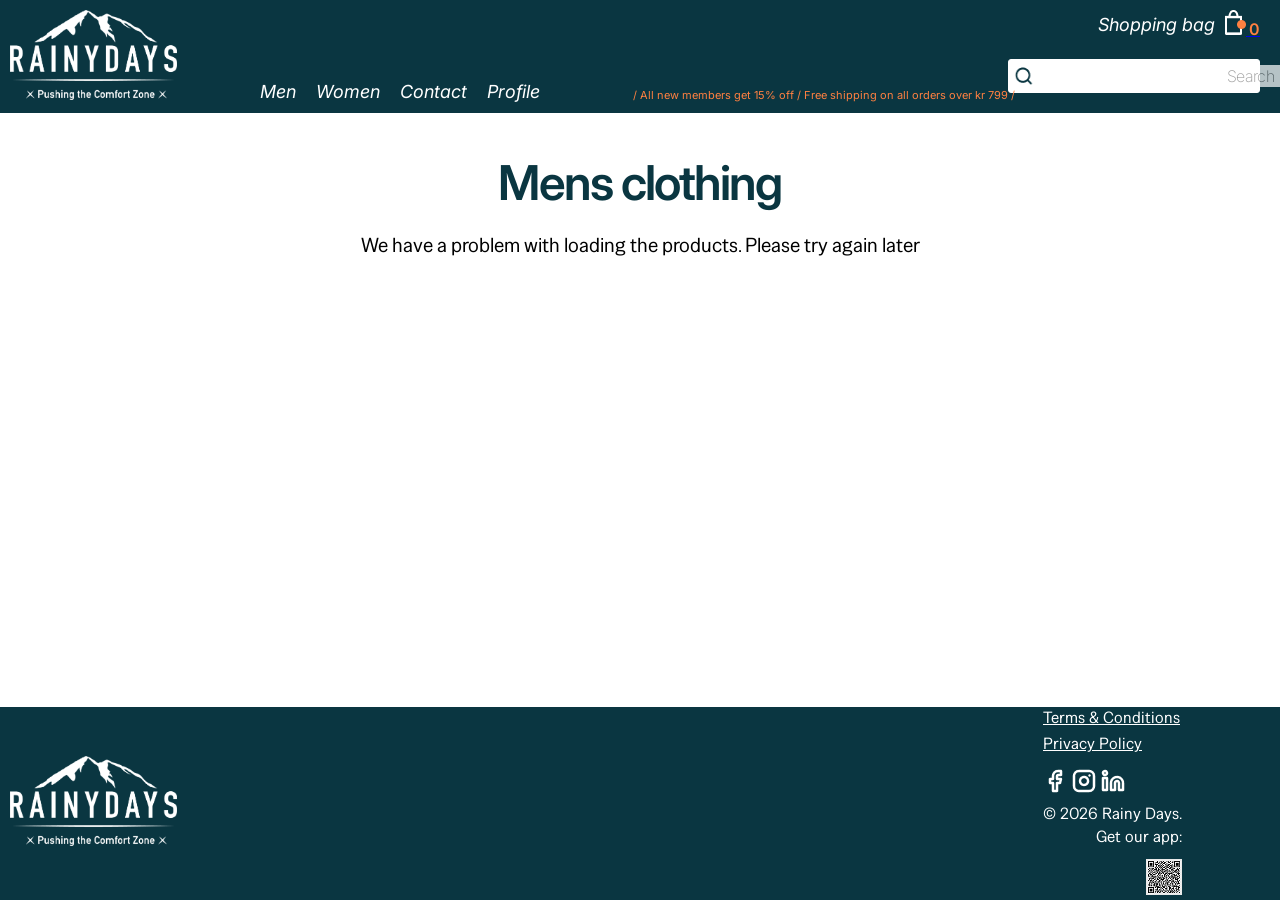
<file: category/mens-clothing.html>
<!doctype html>
<html lang="en">
  <head>
    <meta charset="UTF-8" />
    <meta name="viewport" content="width=device-width, initial-scale=1.0" />
    <meta
      name="description"
      content="The mens clothing from Rainy Days"
    />
    <link rel="preconnect" href="https://fonts.googleapis.com" />
    <link rel="preconnect" href="https://fonts.gstatic.com" crossorigin />
    <link
      href="https://fonts.googleapis.com/css2?family=Inter:ital,opsz,wght@0,14..32,100..900;1,14..32,100..900&family=Special+Gothic:wdth,wght@75..125,400..700&display=swap"
      rel="stylesheet"
    />
    <link rel="stylesheet" href="../style.css" />
    <script type="module" src="../js/index.js"></script>
    <title>Mens clothing</title>
  </head>
  <body>
    <nav>
      <div class="nav-left">
        <a href="../index.html" class="logo" aria-label="Back to homepage">
          <img src="../images/RainyDays_Logo.png" alt="Rainy Days Logo" />
        </a>
      </div>
      <input type="checkbox" id="nav-toggle" class="nav-toggle" />
      <div class="nav-middleleft">
        <ul>
          <li><a href="mens-clothing.html" class="nav-link">Men</a></li>
          <li><a href="womens-clothing.html" class="nav-link">Women</a></li>
          <li><a href="../coming-soon.html" class="nav-link">Contact</a></li>
          <li><a href="../coming-soon.html" class="nav-link">Profile</a></li>
        </ul>
      </div>
      <div class="nav-middleright">
        <p>
          / All new members get 15% off / Free shipping on all orders over kr
          799 /
        </p>
      </div>
      <div class="nav-right">
        <div class="shopping-cart-link">
          <a href="../checkout/index.html" class="nav-link"> Shopping bag </a>
          <a href="../checkout/index.html" aria-label="Go to Shopping Bag">
            <img src="../images/shopping.png" alt="Shopping Bag Icon" />
            <span class="cart-count" id="cart-count">(0)</span>

          </a>
        </div>
        <form class="search" role="search">
          <img src="../images/search.png" alt="Search Icon" />
          <input name="search"
            type="search"
            placeholder="Search"
            aria-label="Search the website"
          />
        </form>
        <label for="nav-toggle" class="hamburger">
          <span></span>
          <span></span>
          <span></span>
        </label>
      </div>
    </nav>
    <main>
      <section>
        <h1>Mens clothing</h1>
        <p id="loader">Loading products...</p>
        <p id="message" class="hidden" role="alert"></p>
        <div class="product-grid" id="products-container" data-gender="Male">
        </div>
      </section>
    </main>
    <footer>
      <div class="footer-right">
        <a href="../index.html" class="logo">
          <img src="../images/RainyDays_Logo.png" alt="Rainy Days Logo" />
        </a>
      </div>
      <div class="footer-middle">
       <div class="footer-middle">
        <a href="../terms.html">Terms & Conditions</a>
        <a href="../privacy.html">Privacy  Policy</a>
        <div class="social-media">
          <a href="https://facebook.com" target="_blank" rel="noopener">
            <img src="../images/facebook.png" alt="Facebook Icon" />
          </a>
          <a href="https://instagram.com" target="_blank" rel="noopener">
            <img src="../images/instagram.png" alt="Instagram Icon" />
          </a>
          <a href="https://linkedin.com" target="_blank" rel="noopener">
            <img src="../images/linkedin.png" alt="LinkedIn Icon" />
          </a>
        </div>
      </div>
      <div class="footer-left">
        <p>© 2026 Rainy Days.</p>
        <p>Get our app:</p>
        <a href="https://play.google.com/" target="_blank" rel="noopener">
          <img src="../images/QR-code.png" alt="QR Code Icon" />
        </a>
      </div>
    </footer>
  </body>
</html>
</file>
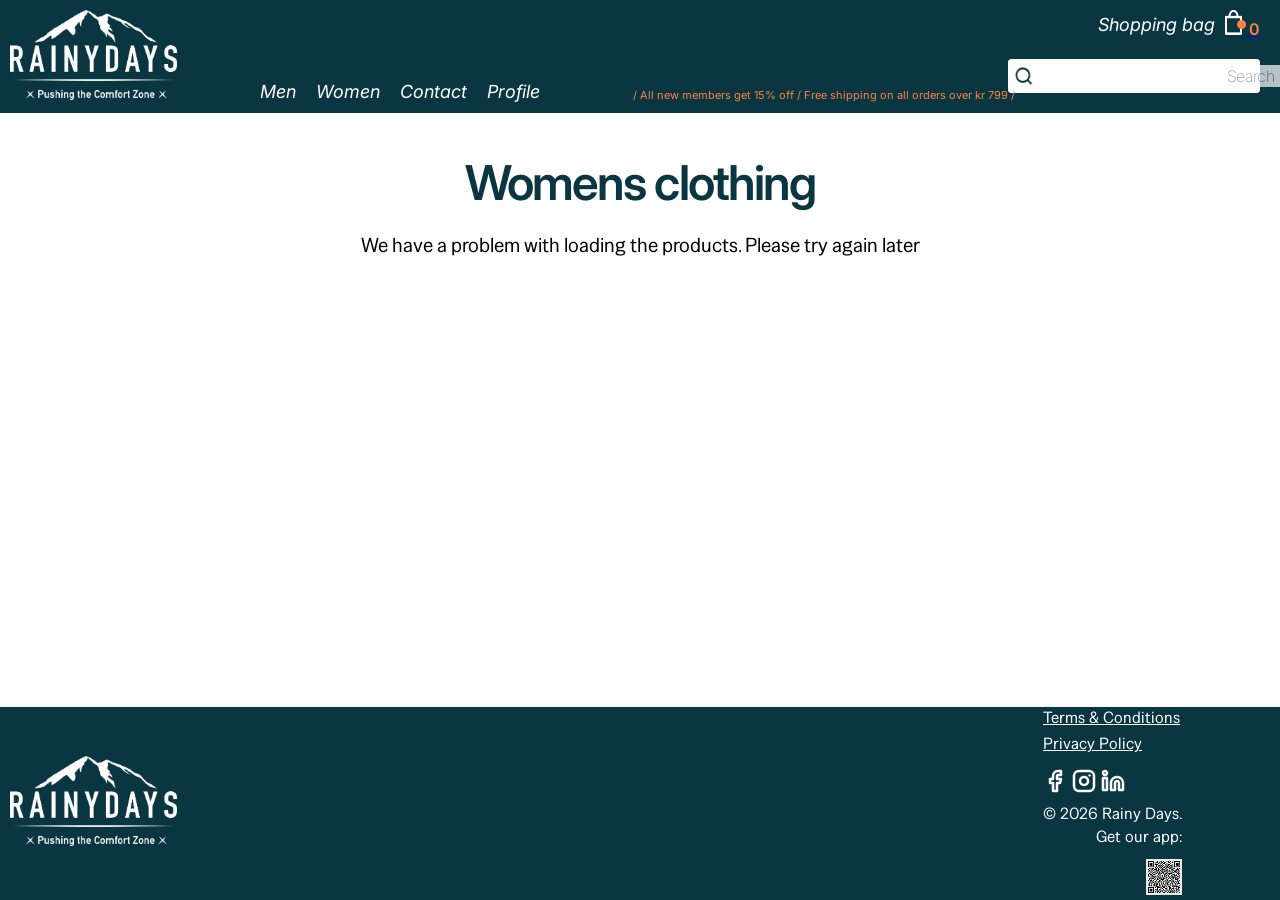
<file: category/womens-clothing.html>
<!doctype html>
<html lang="en">
  <head>
    <meta charset="UTF-8" />
    <meta name="viewport" content="width=device-width, initial-scale=1.0" />
    <meta name="description" content="The womens clothing from Rainy Days" />
    <link rel="preconnect" href="https://fonts.googleapis.com" />
    <link rel="preconnect" href="https://fonts.gstatic.com" crossorigin />
    <link
      href="https://fonts.googleapis.com/css2?family=Inter:ital,opsz,wght@0,14..32,100..900;1,14..32,100..900&family=Special+Gothic:wdth,wght@75..125,400..700&display=swap"
      rel="stylesheet"
    />
    <link rel="stylesheet" href="../style.css" />
    <title>Womens clothing</title>
    <script type="module" src="../js/index.js"></script>
  </head>
  <body>
    <nav>
      <div class="nav-left">
        <a href="../index.html" class="logo" aria-label="Back to homepage">
          <img src="../images/RainyDays_Logo.png" alt="Rainy Days Logo" />
        </a>
      </div>
      <input type="checkbox" id="nav-toggle" class="nav-toggle" />
      <div class="nav-middleleft">
        <ul>
          <li><a href="mens-clothing.html" class="nav-link">Men</a></li>
          <li><a href="womens-clothing.html" class="nav-link">Women</a></li>
          <li><a href="../coming-soon.html" class="nav-link">Contact</a></li>
          <li><a href="../coming-soon.html" class="nav-link">Profile</a></li>
        </ul>
      </div>
      <div class="nav-middleright">
        <p>
          / All new members get 15% off / Free shipping on all orders over kr
          799 /
        </p>
      </div>
      <div class="nav-right">
        <div class="shopping-cart-link">
          <a href="../checkout/index.html" class="nav-link"> Shopping bag </a>
          <a href="../checkout/index.html" aria-label="Go to Shopping Bag">
            <img src="../images/shopping.png" alt="Shopping Bag Icon" />
            <span class="cart-count" id="cart-count">(0)</span>
          </a>
        </div>
        <form class="search" role="search">
          <img src="../images/search.png" alt="Search Icon" />
          <input name="search"
            type="search"
            placeholder="Search"
            aria-label="Search the website"
          />
        </form>
        <label for="nav-toggle" class="hamburger">
          <span></span>
          <span></span>
          <span></span>
        </label>
      </div>
    </nav>
    <main>
      <section id="products">
        <h1>Womens clothing</h1>
        <p id="loader">Loading products...</p>
        <p id="message" class="hidden" role="alert"></p>
        <div class="product-grid" id="products-container" data-gender="Female"></div>
      </section>
    </main>
    <footer>
      <div class="footer-right">
        <a href="../index.html" class="logo">
          <img src="../images/RainyDays_Logo.png" alt="Rainy Days Logo" />
        </a>
      </div>
      <div class="footer-middle">
       <div class="footer-middle">
        <a href="../terms.html">Terms & Conditions</a>
        <a href="../privacy.html">Privacy  Policy</a>
        <div class="social-media">
          <a href="https://facebook.com" target="_blank" rel="noopener">
            <img src="../images/facebook.png" alt="Facebook Icon" />
          </a>
          <a href="https://instagram.com" target="_blank" rel="noopener">
            <img src="../images/instagram.png" alt="Instagram Icon" />
          </a>
          <a href="https://linkedin.com" target="_blank" rel="noopener">
            <img src="../images/linkedin.png" alt="LinkedIn Icon" />
          </a>
        </div>
      </div>
      <div class="footer-left">
        <p>© 2026 Rainy Days.</p>
        <p>Get our app:</p>
        <a href="https://play.google.com/" target="_blank" rel="noopener">
          <img src="../images/QR-code.png" alt="QR Code Icon" />
        </a>
      </div>
    </footer>
  </body>
</html>
</file>
<file: style.css>
:root {
  --primary-color: #0A3641;
  --secondary-color: #FF8041;
  --font-family-header: 'Inter', sans-serif;
  --font-family-body: 'Special Gothic', sans-serif;
  --letter-spacing-tight: -0.04em;
  --border-primary: 5px solid var(--primary-color);
  --border-secondary: 5px solid var(--secondary-color); 
}

body {
  margin: 0;
  padding: 0;
  font-family: var(--font-family-body);
  font-size: 20px;
  min-height: 100vh;
  display: flex;
  flex-direction: column;
} 

main  {
  display: flex;
  flex-direction: column;
  align-items: center;
  margin-left: 220px;
  margin-right: 220px;
  flex: 1;
}


nav, footer {
  background-color: var(--primary-color);
}

nav {
  font-family: var(--font-family-header);
  color: var(--secondary-color);
  font-size: 11px; 
  position: sticky;
  top: 0;
  z-index: 100;
  display: flex;
  justify-content: space-between;
  gap: 0;
  flex-wrap: wrap;
}

.nav-toggle {
  display: none;
}
.hamburger {
  display: none;
  flex-direction: column;
  gap: 5px;
  padding: 15px;
  align-self: center;
  margin-left: auto;
  cursor: pointer;
}
.hamburger span {
  display: block;
  width: 25px;
  height: 2px;
  background-color: #FFF;
}

.nav-middleleft, .nav-middleright, .nav-right {
  display: flex;
  align-self: flex-end;
}

.nav-middleleft {
  gap: 20px;
}
.nav-middleright {
 position: relative;
 left: 60px;
}
.nav-right {
  flex-direction: column;
  align-items: flex-end;
  align-self: flex-end;
}
.shopping-cart-link  {
  padding-right: 20px;
  display: flex;
  align-items: center;
  gap: 10px;
}
.cart-count {
  color: var(--secondary-color);
  font-family: var(--font-family-header);
  font-size: 16px;
  font-weight: 600;
}
nav ul {
  list-style: none;
  display: flex;
  gap: 20px;

}
.nav-link {
  color: #fff;
  font-family: var(--font-family-header);
  text-decoration: none;
  font-style: italic;
  font-weight: 400;
  font-size: 18px; 
  white-space: nowrap;
}

.search {
  margin: 20px;
  border-radius: 3px;
  border: 1px solid #fff;
  width: 250px;
  height: 32px;
  background: #FFF;
  display: flex;
  align-items: center;
  justify-content: space-between;

}
.search img {
  width: 20px;
  height: 20px;
  padding: 5px;
}
.search input {
  font-family: var(--font-family-header);
  font-size: 16px;
  font-weight: 200;
  letter-spacing: -0.04em;
  border: none;
  text-align: end;
  opacity: 0.7;
}

.logo img{
  max-height: 90px;
  padding: 10px;
}

.breadcrumbs {
  display: flex;
  align-self: flex-end;
  gap: 5px;
  font-size: 13px;
  font-weight: 450;
  margin-bottom: 0px;
  color: var(--secondary-color);
  background-color: var(--primary-color);
  padding-left: 5px;
  width: 100%;
}

 .breadcrumbs a {
  color: var(--secondary-color);
  text-decoration: none;  
  font-style: italic;
}

.back-link {
 position: relative; 
  left: 400px;
  top: 70px;
  color: var(--primary-color);
  text-decoration: none;
  font-style: italic;
  font-weight: 500;
  font-size: 13px;
  text-align: right;
  z-index: 100;
}

.cta {
  background-color: #ffffff;
  color: var(--primary-color);
  border: var(--border-primary);
  font-style: italic;
  text-decoration: none;
  padding: 8px ;
  font-size: 1em;
  font-weight: 450;
  white-space: nowrap;
}


.cta:hover {
  background-color: var(--primary-color);
  border: var(--border-primary);
  color: #FFF;
}

.product-filter {
  border: none;
  display: flex;
  justify-content: center;
  gap: 10px;

}

.product-card {
  box-shadow: 0px 2px 5px rgb(230, 230, 230);
  width: 100%;
  max-width: 200px;
  height: auto;
  overflow: hidden;
  display: flex;
  flex-direction: column;
  justify-content: flex-end;
  padding: 3px 5px;
}

.product-card:hover  {
  box-shadow: 0px 4px 10px gray;
  
  transform: scale(1.05);
}

.product-card img {
  width: 100%;
  height: 215px;
  object-fit: contain;
  margin-bottom: 5px;
}

.product-card a {
  color: black;
  text-decoration: none;
  margin-bottom: 1px;
}

.name-price  {
  color: var(--primary-color);
  font-family: var(--font-family-body);
  letter-spacing: -0.04em;
  font-size: 16px;
  display: flex;
  justify-content: space-between;
  white-space: nowrap;
}

.discounted-price {
  color: var(--secondary-color); 
}
.sale-tag {
  color: var(--primary-color);
  font-family: var(--font-family-header);
  font-size: 12px;
  font-weight: 500;
  letter-spacing: -0.04em;
  text-decoration: none;
  margin-top: 5px;
  margin-left: 5px;
  display: flex;
  justify-content: flex-end;
}

.old-price {
  text-decoration: line-through;
  color: gray;
  font-size: 14px;
  font-weight: 300;
  margin-left: 5px;
}

.product-card p {
  margin-bottom: 0;
  margin-top: 5px;
} 

.product-card button {
align-self: center;
width: 100%;
margin-bottom: 5px;
}

h1, h2, h3 {
  font-family: var(--font-family-header);
  letter-spacing: var(--letter-spacing-tight);
  color: var(--primary-color);
  white-space: nowrap;
}


h1 {
  font-size: 48px; 
  font-weight: 600;
  margin-bottom: 10px;
  white-space: nowrap;
}

h2    {
  font-size: 24px; 
  font-weight: 500;
  margin-top: 0;
}

h3 {
  font-size: 20px; 
    font-weight: 500;
  margin-top: 0;
}

.display-heading {
  color: var(--secondary-color);
  font-family: var(--font-family-header);
  font-size: 96px;
  font-weight: 600;
  letter-spacing: var(--letter-spacing-tight);
  margin-top: 0;
  margin-bottom: 0;
  white-space: nowrap;
}

footer {
  color: #FFF;
  font-family: var(--font-family-body);
  font-size: 16px; 
  letter-spacing: 0%;
  display: flex;
  align-items: center;
  gap: 20px;
  margin-top: 120px;
  width: 100%;
  box-sizing: border-box;
}

footer a {
  color: #FFF;
  text-decoration: underline;
}

.footer-middle {
  display: flex;
  flex-direction: column;
  align-items: flex-start;
  gap: 5px;
  margin-left: auto;
  padding-right: 50px;
}

.social-media {
  padding-top: 10px;
  display: flex;
  gap: 5px;
}
.footer-left {
  display: flex;
  flex-direction: column;
  align-items: flex-end;
  align-content: flex-end;
  gap: 2px;
  padding-right: 20px;
}

.footer-left img {
  padding-top: 10px;
}
footer p {
  margin: 0;
}


/* INDEX */

.cta-hero {
  color: var(--secondary-color);
  font-family: var(--font-family-header);
  font-style: italic;
  font-weight: 600;
  font-size: 29px; 
  padding: 3px 120px;
  text-decoration: none;
  border: var(--border-secondary);
}

.cta-hero:hover {
  background-color: var(--secondary-color);
  color: var(--primary-color);
  transition: background-color 0.3s ease, color 0.3s ease;
}

header {
  background-image: url("images/hero-image.jpg");
  background-size: cover;
  background-position: bottom;
  min-height: 600px;
  margin-top: 0;
 
}

header div {
  display: flex;
  flex-direction: column;
  align-items: center;
  gap: 20px;
  padding-right: 700px;
  padding-top: 330px;
} 

.carousel-container {
  width: 100%;
  display: flex;
  flex-direction: row;
  gap: 15px;
  margin-bottom: 50px;
  justify-content: center;
}

.carousel-container .cta {
  text-align: center;
}

.story-image {
  width: 100%;
  height: auto;
}

section h1 {
  text-align: center;
}
  
/* Products */

.product-grid {
  display: grid;
  grid-template-columns: repeat(4, 1fr);
  justify-items: center;
  gap: 25px;
  width: 100%;
} 

/* fleece-jacket */

.size-options {
  display: flex;
  gap: 10px;
  margin-top: 30px;
  border: none;
  padding: 0;
}

.product-details .price {
  margin-bottom: 90px;
}


.product-container {
 position: relative;  
 top: -50px;
  display: flex;
  flex-direction: row wrap;
  justify-content: space-between;
  gap: 50px;
  margin-top: 100px;
}

.product-container img {
  width: 500px;
  height: auto;
  object-fit: contain;
}

.product-container p {
 font-weight: 300;
}

/* Cart */

.progress {
  display: flex;
  align-items: center;
  gap: 5px;
  padding: 5px 10px;
  border-radius: 20px;
  background-color: rgb(232, 232, 232);
  margin-top: 20px;
  margin-bottom: -20px;
}

.dot {
  width: 7px;
  height: 7px;
  border-radius: 50%;
  background-color: rgb(185, 185, 185);
}

.dot.active {
  background-color: var(--secondary-color);
}

.cart-content, .checkout-content {
  display: grid;
  grid-template-columns: repeat(2, 1fr);
 gap: 50px;
  padding-top: 50px;
  width: 100%;
} 
.summary, .total {
  box-sizing: border-box;
  border: 4px solid var(--primary-color) ;
  font-size: 16px;
  padding: 10px;
  width: 100%;
}
.summary {
  display: flex;
  flex-direction: column;
  gap: 0;
}

.cart-item {
  display: flex;
  flex-direction: row;
  gap: 20px;
  padding: 15px;
  align-items: center;
  border-bottom: 1px solid var(--primary-color);
}
.item-details {
  margin: 4 px 0;
}
.cart-message, .summary {
  font-family: var(--font-family-header);
  font-weight: 300;
  color: var(--primary-color);
  letter-spacing: -0.04em;
  font-size: 16px;
  margin: 0;
  padding-left: 10px;
}
.remove-button {
  background-color: var(--secondary-color);
  color: var(--primary-color);
  border: none;
  font-family: var(--font-family-header);
  font-size: 14px;
  font-weight: 400;
  cursor: pointer;
  padding: 2px;
  margin-top: 5px;
}
.quantity {
  font-size: 22px;
  color: var(--primary-color);
  display: flex;
  flex-direction: row;
 position: static;
  align-items: center;
  gap: 0;
}

.quantity-btn {
  background-color: #CCC1BA;
  color: var(--primary-color);
  border: none;
  font-family: var(--font-family-header);
  font-size: 30px;
  font-weight: 200;
  cursor: pointer;
  width: 37px;
  height: 30px;
  display: flex;
  align-items: center;
  justify-content: center;
}

.quantity-btn:first-child {
  border-radius: 10px 0 0 10px;
}

.quantity-btn:last-of-type {
  border-radius: 0 10px 10px 0;
}

.quantity-count {
  margin-left: 15px;
}

.divider  {
width: 1px;
height: 20px;
background-color: var(--primary-color);
opacity: 0.4;
}


.summary img {
  width: 100px;
  height: auto;
  object-fit: contain;
  align-self: flex-start;
}

.summary-content {
  display: flex;
  flex-direction: column;
  gap: 0;
  height: 100%;
}

.summary-content h2, .summary-content p {
  position: relative;
  top: 25px;
}

.total {
  display: grid;
  grid-template-columns: repeat(2, 1fr);    
  justify-content: space-between;
  gap: 5px;
  font-family: var(--font-family-header);
  font-weight: 300;
  color: var(--primary-color);
  letter-spacing: -0.04em;
  padding: 45px;
}

.total .price {
  text-align: right;
}

.divider-total {
  width: 400px;
  height: 1px;
  background-color: var(--primary-color);
  grid-column: 1 / -1;
  justify-self: center;
  margin-top: 10px;
  margin-bottom: 10px;
} 

.total p {
  margin: 0;
}
.cart-content .cta, .checkout-content .cta {
  width: fit-content;
}

/* Checkout */

.payment-form  {
  width: 500px;
  align-items: start;
  margin-top: -25px;
}

.payment-form input {
  background-color: #D9D9D9;
  border: 1px solid black;
  opacity: 0.5;
  padding: 10px;
  width: 100%;
  box-sizing: border-box;
  margin-bottom: 20px;
  box-shadow: inset 0 2px 4px rgba(0, 0, 0, 0.4) ;
}

.checkout-content p {
  font-family: var(--font-family-header);
  font-weight: 300;
  color: var(--primary-color);
  letter-spacing: -0.04em;
  font-size: 16px;
  margin: 0;
  padding-left: 10px;
  padding-bottom: 10px;
}

.card-row {
  display: flex;
  gap: 10px 
}

.card-row #expiry-date {
  flex: 2;
}
.card-row #cvc {
  flex: 1;
}
/* Thank You */

.confirmation-main {
background-image: url("images/thank-you.jpg");
background-size: cover;
background-position: center 60%;
height: 700px;
margin-bottom: -50px;
}

.confirmation-container {
  display: flex;
  flex-direction: column;
  align-items: center;
  gap: 0;
  margin-top: 220px;
  margin-bottom: 150px;
  padding-bottom: 30px;
  width: 80%;
  background-color: rgba(255, 255, 255, 0.5);
}

.confirmation-container h1 {
  font-size: 50px;
  font-weight: 500;
  margin: 10px;
}

.confirmation-container p {
  font-family: var(--font-family-header);
  color: var(--primary-color);
  font-size: 16px;
  font-weight: 300;
  text-align: center;
  margin: 10px;
}

.confirmation-container a {
  color: var(--primary-color);
}

.social-media-confirmation {
  display: flex;
  align-items: center;
  gap: 30px;
  padding-left: 20px;
}
.social-media-confirmation a {
  text-decoration: none;
}

/* Coming Soon */

.overlay-card {
  position: fixed;
  border: var(--border-primary);
  background-color: white;
  padding: 50px;
  display: flex;
  flex-direction: column;
  align-items: center;
  max-width: 600px;
  z-index: 100;
  top: 40%;
  left: 40%;
  font-size: 1.5em ;
}

.overlays {
  display: grid;
  grid-template-columns: repeat(2, auto);
  margin: 40px 0;
  gap: 40px; 
  align-items: start;
}

article.overlay-size .size-options {
  margin-top: 0;

}

.hidden {
  display: none;
}

@media (max-width: 1200px) {

  main {
    margin-left: 60px;
    margin-right: 60px;
  }

  .nav-middleright {
    display: none;
  }
  
  .nav-right{
    min-width: 0;
  }

  .search {
    width: 150px;
  }

  .search input {
    width: 100px;
  }
  .back-link {
    align-self: flex-end;
  }
  
  header {
    min-height: 600px;
  }
  
  .display-heading {
    font-size: 60px;
  }

  .cta-hero {
    font-size: 20px;
    padding: 8px 40px;
  }

  header div {
  gap: 20px;
  padding-right: 0;
  padding-right: 60%;
  padding-top: 330px;
} 

  .product-grid {
    grid-template-columns: repeat(3, 1fr);
    gap: 17px;
  }

  .product-card {
    width: 100%;
  }

  .cart-content, .checkout-content {
    grid-template-columns: 1fr;
    gap: 30px;
  }

  .summary, .total {
    width: 100%;
    height: auto;
  }

  summary img {
    width: 100%;
    max-width: 160px;
  }
  .total {
    padding: 20px;
  }

  .divider-total {
    width: 100%;
  }

  .cart-content .cta, .checkout-content .cta {
    left: 0;
    bottom: 0;
  }

  .product-container {
    flex-direction: column;
    align-items: center;
    top: 0;
  }

  .product-container img {
    width: 100%;
    max-width: 400px;
  }

  .payment-form {
    width: 100%;
  }

  .back-link {
    left: 0;
  }

}

@media (max-width:768px) {
main {
  margin-left: 20px;
  margin-right: 20px;
}

.nav-middleright, .search, .back-link, .shopping-cart-link a.nav-link  {
  display: none;
}

.nav-middleleft {
  display: none;
  position: absolute;
  top: 112px;
  right: 0;
  width: 45%;
  gap: 0;
  background-color: var(--primary-color);
  padding: 0;
  box-sizing: border-box;
  z-index: 99;
}

.nav-middleleft ul {

  flex-direction: column;
  margin: 0;
  padding: 0;
  gap: 0;
  width: 100%;
}

.nav-middleleft li {
  display: block;
  border: 1px solid var(--secondary-color);
  padding: 3px 5px;
  width: 100%;
  box-sizing: border-box;
  gap: 0;
  margin: 0;
  text-align: start;
}

.nav-toggle:checked ~ .nav-middleleft {
  display: flex;
}

.shopping-cart-link {
  order: 1;
  scale: 1.5;
}
.hamburger {
  display: flex;
  margin-left: 0;
  margin-right: 10px;
  scale: 1.5;
  order: 2;
}

nav {
  gap: 10px;
}

nav ul {
  gap: 0;
}

.nav-link{
  font-size: 24px;
}
.nav-right {
  display: flex;
  flex-direction: row;
  align-items: center;
  align-self: flex-end;
  margin-left: auto;
}

.display-heading {
  font-size: 60px;
  font-weight: 500;
}
h1  {
  font-size: 32px;
  white-space: nowrap;
}

header {
  min-height: 600px;
  background-position: 15% bottom;
}

header div {
  padding-left: 20px;
  padding-top: 400px;
  padding-right: 0;
  gap: 15px;
}

.cta-hero {
  font-size: 25px;
  padding: 10px 50px;
  left: 0;
}

.product-grid {
  grid-template-columns: repeat(2, 1fr);
  width: 100%;
}

.product-card {
  width: 100%;
  max-width: 200px;
}

.carousel-container {
  flex-wrap: wrap;
  justify-content: center;
}
.carousel-container .product-card {
  width: 40%;
}

.text {
  text-align: center;
}

.product-container {
  flex-direction: column;
  align-items: center;
  top: 0;
  margin-top: 20px;
  gap: 5px;
}

.product-details .cta {
  width: 100%;
  text-align: center;
  display: block;
}

.size-options {
  margin-top: 20px;
}

.cart-content, .checkout-content {
  grid-template-columns: 1fr;
  gap: 20px;
  padding-top: 30px;
}

.summary, .total {
  width: 100%;
  height: auto;
}

.total {
  padding: 20px;
}

.summary {
  flex-direction: column;
  align-items: center;
}

.summary img {
  width: 100%;
  max-width: 200px;
  display: block;
  margin: 0 auto;
}

.summary-content  {
  width: 100%;
}

.quantity {
  position: static;
  align-self: flex-end;
}

.summary-content h2, .summary-content p {
  position: static;
}

.carousel-container .cta, .cart-content .cta, .checkout-content .cta {
  position: static;
  width: 100%;
  text-align: center;
  box-sizing: border-box;
}

.progress {
  margin-top: 0;
  margin-bottom: 5px;
}

.payment-form {
  width: 100%;
}

.confirmation-main {
  height: auto;
  flex: none;
}

footer {
  flex-direction: row;
  flex-wrap: nowrap;
  justify-content: space-between;
  align-items: flex-start;
  padding: 15px 20px;
  gap: 10px;
  margin-top: 40px;
  font-size: 14px;
}

.footer-right {
  order: 2;
}
.footer-middle {
  order: 1;
  flex-shrink: 1;
  min-width: 0;
  margin-left: 0;
  margin-right: 0;
}

.footer-left {
  order: 3;
  align-items: flex-end; 
  padding-right: 0;
  flex-shrink: 0;
}

footer .logo img {
  max-height: 50px;
}

.confirmation-container {
margin-top: 300px;
}

}
</file>
